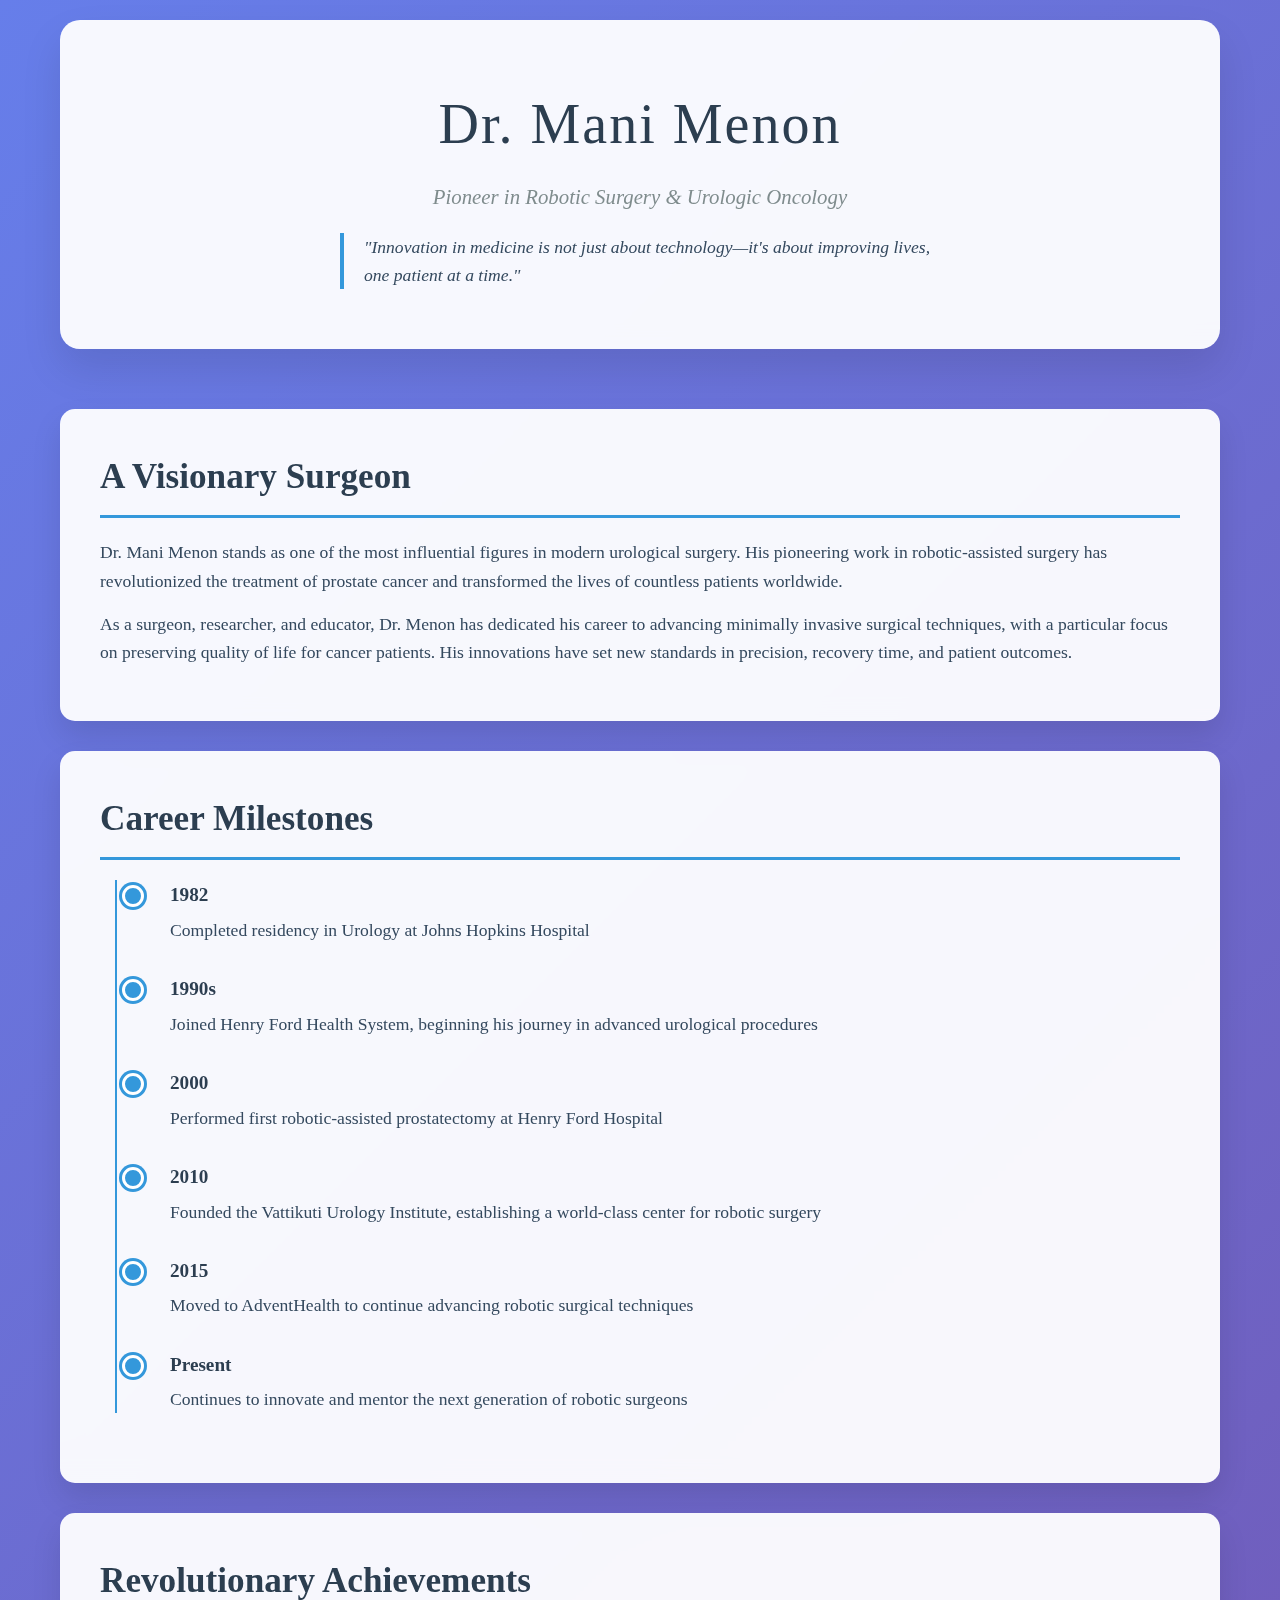
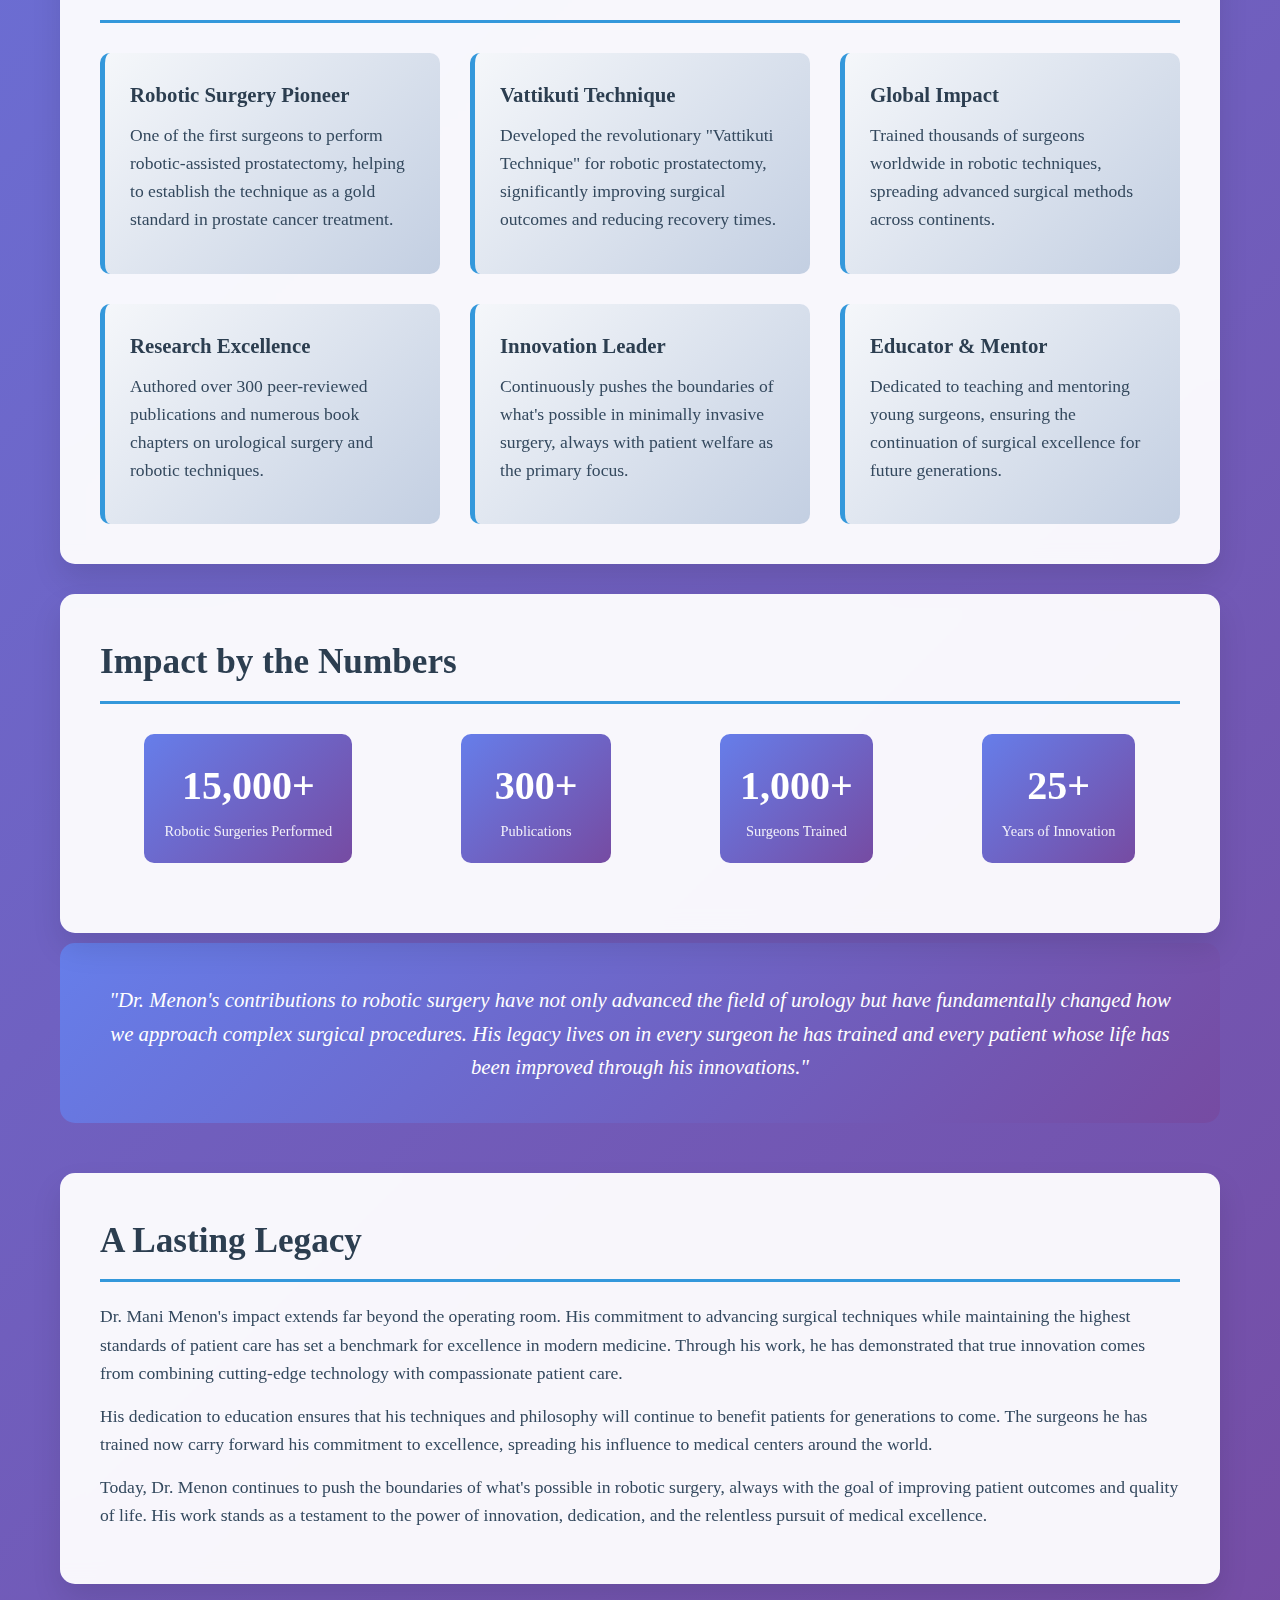
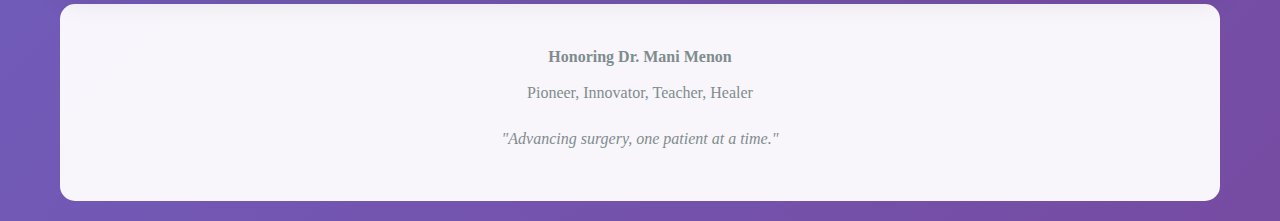
<file: index.html>
<!DOCTYPE html>
<html lang="en">
<head>
    <meta charset="UTF-8">
    <meta name="viewport" content="width=device-width, initial-scale=1.0">
    <title>Dr. Mani Menon - Pioneer in Robotic Surgery</title>
    <style>
        * {
            margin: 0;
            padding: 0;
            box-sizing: border-box;
        }

        body {
            font-family: 'Georgia', serif;
            line-height: 1.6;
            color: #333;
            background: linear-gradient(135deg, #667eea 0%, #764ba2 100%);
            min-height: 100vh;
        }

        .container {
            max-width: 1200px;
            margin: 0 auto;
            padding: 20px;
        }

        .header {
            text-align: center;
            padding: 60px 0;
            background: rgba(255, 255, 255, 0.95);
            border-radius: 20px;
            margin-bottom: 40px;
            box-shadow: 0 20px 40px rgba(0, 0, 0, 0.1);
            backdrop-filter: blur(10px);
        }

        .header h1 {
            font-size: 3.5em;
            color: #2c3e50;
            margin-bottom: 10px;
            font-weight: 300;
            letter-spacing: 2px;
        }

        .header .subtitle {
            font-size: 1.3em;
            color: #7f8c8d;
            font-style: italic;
            margin-bottom: 20px;
        }

        .header .quote {
            font-size: 1.1em;
            color: #34495e;
            max-width: 600px;
            margin: 0 auto;
            font-style: italic;
            border-left: 4px solid #3498db;
            padding-left: 20px;
            text-align: left;
        }

        .section {
            background: rgba(255, 255, 255, 0.95);
            margin: 30px 0;
            padding: 40px;
            border-radius: 15px;
            box-shadow: 0 15px 30px rgba(0, 0, 0, 0.1);
            backdrop-filter: blur(10px);
            transform: translateY(20px);
            animation: fadeInUp 0.6s ease forwards;
        }

        @keyframes fadeInUp {
            to {
                opacity: 1;
                transform: translateY(0);
            }
        }

        .section h2 {
            font-size: 2.2em;
            color: #2c3e50;
            margin-bottom: 20px;
            border-bottom: 3px solid #3498db;
            padding-bottom: 10px;
        }

        .section p {
            font-size: 1.1em;
            margin-bottom: 15px;
            color: #34495e;
        }

        .achievements {
            display: grid;
            grid-template-columns: repeat(auto-fit, minmax(300px, 1fr));
            gap: 30px;
            margin-top: 30px;
        }

        .achievement-card {
            background: linear-gradient(135deg, #f5f7fa 0%, #c3cfe2 100%);
            padding: 25px;
            border-radius: 10px;
            border-left: 5px solid #3498db;
            transition: transform 0.3s ease, box-shadow 0.3s ease;
        }

        .achievement-card:hover {
            transform: translateY(-5px);
            box-shadow: 0 10px 25px rgba(0, 0, 0, 0.15);
        }

        .achievement-card h3 {
            color: #2c3e50;
            margin-bottom: 10px;
            font-size: 1.3em;
        }

        .timeline {
            position: relative;
            padding-left: 30px;
        }

        .timeline::before {
            content: '';
            position: absolute;
            left: 15px;
            top: 0;
            bottom: 0;
            width: 2px;
            background: #3498db;
        }

        .timeline-item {
            position: relative;
            margin-bottom: 30px;
            padding-left: 40px;
        }

        .timeline-item::before {
            content: '';
            position: absolute;
            left: -8px;
            top: 5px;
            width: 16px;
            height: 16px;
            border-radius: 50%;
            background: #3498db;
            border: 3px solid #fff;
            box-shadow: 0 0 0 3px #3498db;
        }

        .timeline-year {
            font-weight: bold;
            color: #2c3e50;
            font-size: 1.2em;
            margin-bottom: 5px;
        }

        .stats {
            display: flex;
            justify-content: space-around;
            flex-wrap: wrap;
            gap: 20px;
            margin: 30px 0;
        }

        .stat-item {
            text-align: center;
            padding: 20px;
            background: linear-gradient(135deg, #667eea 0%, #764ba2 100%);
            color: white;
            border-radius: 10px;
            min-width: 150px;
            transition: transform 0.3s ease;
        }

        .stat-item:hover {
            transform: scale(1.05);
        }

        .stat-number {
            font-size: 2.5em;
            font-weight: bold;
            display: block;
        }

        .stat-label {
            font-size: 0.9em;
            opacity: 0.9;
        }

        .footer {
            text-align: center;
            padding: 40px;
            background: rgba(255, 255, 255, 0.95);
            border-radius: 15px;
            margin-top: 40px;
            color: #7f8c8d;
        }

        .footer p {
            margin-bottom: 10px;
        }

        .legacy-quote {
            background: linear-gradient(135deg, #667eea 0%, #764ba2 100%);
            color: white;
            padding: 40px;
            border-radius: 15px;
            text-align: center;
            font-size: 1.3em;
            font-style: italic;
            margin: 30px 0;
        }

        @media (max-width: 768px) {
            .header h1 {
                font-size: 2.5em;
            }
            
            .section {
                padding: 25px;
            }
            
            .stats {
                flex-direction: column;
                align-items: center;
            }
        }
    </style>
</head>
<body>
    <div class="container">
        <div class="header">
            <h1>Dr. Mani Menon</h1>
            <p class="subtitle">Pioneer in Robotic Surgery & Urologic Oncology</p>
            <div class="quote">
                "Innovation in medicine is not just about technology—it's about improving lives, one patient at a time."
            </div>
        </div>

        <div class="section">
            <h2>A Visionary Surgeon</h2>
            <p>Dr. Mani Menon stands as one of the most influential figures in modern urological surgery. His pioneering work in robotic-assisted surgery has revolutionized the treatment of prostate cancer and transformed the lives of countless patients worldwide.</p>
            <p>As a surgeon, researcher, and educator, Dr. Menon has dedicated his career to advancing minimally invasive surgical techniques, with a particular focus on preserving quality of life for cancer patients. His innovations have set new standards in precision, recovery time, and patient outcomes.</p>
        </div>

        <div class="section">
            <h2>Career Milestones</h2>
            <div class="timeline">
                <div class="timeline-item">
                    <div class="timeline-year">1982</div>
                    <p>Completed residency in Urology at Johns Hopkins Hospital</p>
                </div>
                <div class="timeline-item">
                    <div class="timeline-year">1990s</div>
                    <p>Joined Henry Ford Health System, beginning his journey in advanced urological procedures</p>
                </div>
                <div class="timeline-item">
                    <div class="timeline-year">2000</div>
                    <p>Performed first robotic-assisted prostatectomy at Henry Ford Hospital</p>
                </div>
                <div class="timeline-item">
                    <div class="timeline-year">2010</div>
                    <p>Founded the Vattikuti Urology Institute, establishing a world-class center for robotic surgery</p>
                </div>
                <div class="timeline-item">
                    <div class="timeline-year">2015</div>
                    <p>Moved to AdventHealth to continue advancing robotic surgical techniques</p>
                </div>
                <div class="timeline-item">
                    <div class="timeline-year">Present</div>
                    <p>Continues to innovate and mentor the next generation of robotic surgeons</p>
                </div>
            </div>
        </div>

        <div class="section">
            <h2>Revolutionary Achievements</h2>
            <div class="achievements">
                <div class="achievement-card">
                    <h3>Robotic Surgery Pioneer</h3>
                    <p>One of the first surgeons to perform robotic-assisted prostatectomy, helping to establish the technique as a gold standard in prostate cancer treatment.</p>
                </div>
                <div class="achievement-card">
                    <h3>Vattikuti Technique</h3>
                    <p>Developed the revolutionary "Vattikuti Technique" for robotic prostatectomy, significantly improving surgical outcomes and reducing recovery times.</p>
                </div>
                <div class="achievement-card">
                    <h3>Global Impact</h3>
                    <p>Trained thousands of surgeons worldwide in robotic techniques, spreading advanced surgical methods across continents.</p>
                </div>
                <div class="achievement-card">
                    <h3>Research Excellence</h3>
                    <p>Authored over 300 peer-reviewed publications and numerous book chapters on urological surgery and robotic techniques.</p>
                </div>
                <div class="achievement-card">
                    <h3>Innovation Leader</h3>
                    <p>Continuously pushes the boundaries of what's possible in minimally invasive surgery, always with patient welfare as the primary focus.</p>
                </div>
                <div class="achievement-card">
                    <h3>Educator & Mentor</h3>
                    <p>Dedicated to teaching and mentoring young surgeons, ensuring the continuation of surgical excellence for future generations.</p>
                </div>
            </div>
        </div>

        <div class="section">
            <h2>Impact by the Numbers</h2>
            <div class="stats">
                <div class="stat-item">
                    <span class="stat-number">15,000+</span>
                    <span class="stat-label">Robotic Surgeries Performed</span>
                </div>
                <div class="stat-item">
                    <span class="stat-number">300+</span>
                    <span class="stat-label">Publications</span>
                </div>
                <div class="stat-item">
                    <span class="stat-number">1,000+</span>
                    <span class="stat-label">Surgeons Trained</span>
                </div>
                <div class="stat-item">
                    <span class="stat-number">25+</span>
                    <span class="stat-label">Years of Innovation</span>
                </div>
            </div>
        </div>

        <div class="legacy-quote">
            "Dr. Menon's contributions to robotic surgery have not only advanced the field of urology but have fundamentally changed how we approach complex surgical procedures. His legacy lives on in every surgeon he has trained and every patient whose life has been improved through his innovations."
        </div>

        <div class="section">
            <h2>A Lasting Legacy</h2>
            <p>Dr. Mani Menon's impact extends far beyond the operating room. His commitment to advancing surgical techniques while maintaining the highest standards of patient care has set a benchmark for excellence in modern medicine. Through his work, he has demonstrated that true innovation comes from combining cutting-edge technology with compassionate patient care.</p>
            <p>His dedication to education ensures that his techniques and philosophy will continue to benefit patients for generations to come. The surgeons he has trained now carry forward his commitment to excellence, spreading his influence to medical centers around the world.</p>
            <p>Today, Dr. Menon continues to push the boundaries of what's possible in robotic surgery, always with the goal of improving patient outcomes and quality of life. His work stands as a testament to the power of innovation, dedication, and the relentless pursuit of medical excellence.</p>
        </div>

        <div class="footer">
            <p><strong>Honoring Dr. Mani Menon</strong></p>
            <p>Pioneer, Innovator, Teacher, Healer</p>
            <p style="margin-top: 20px; font-style: italic;">"Advancing surgery, one patient at a time."</p>
        </div>
    </div>
</body>
</html>
</file>
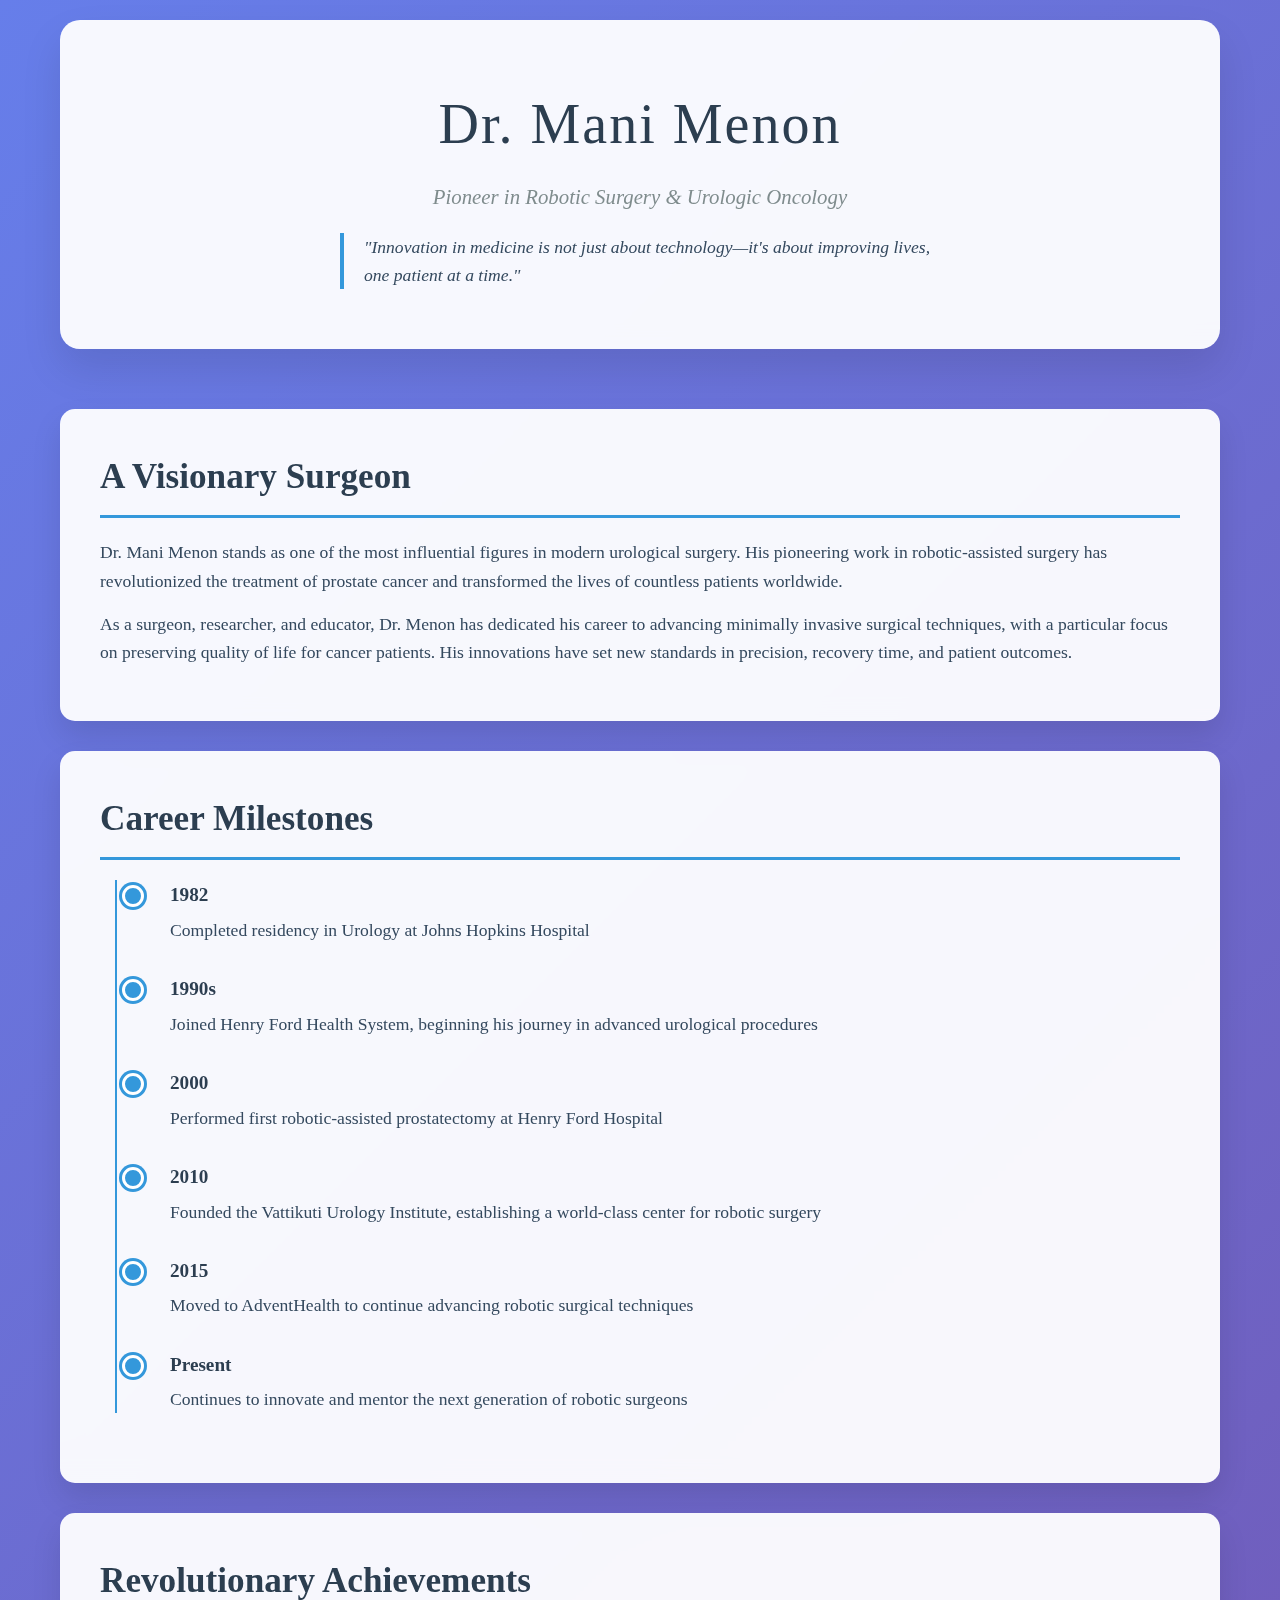
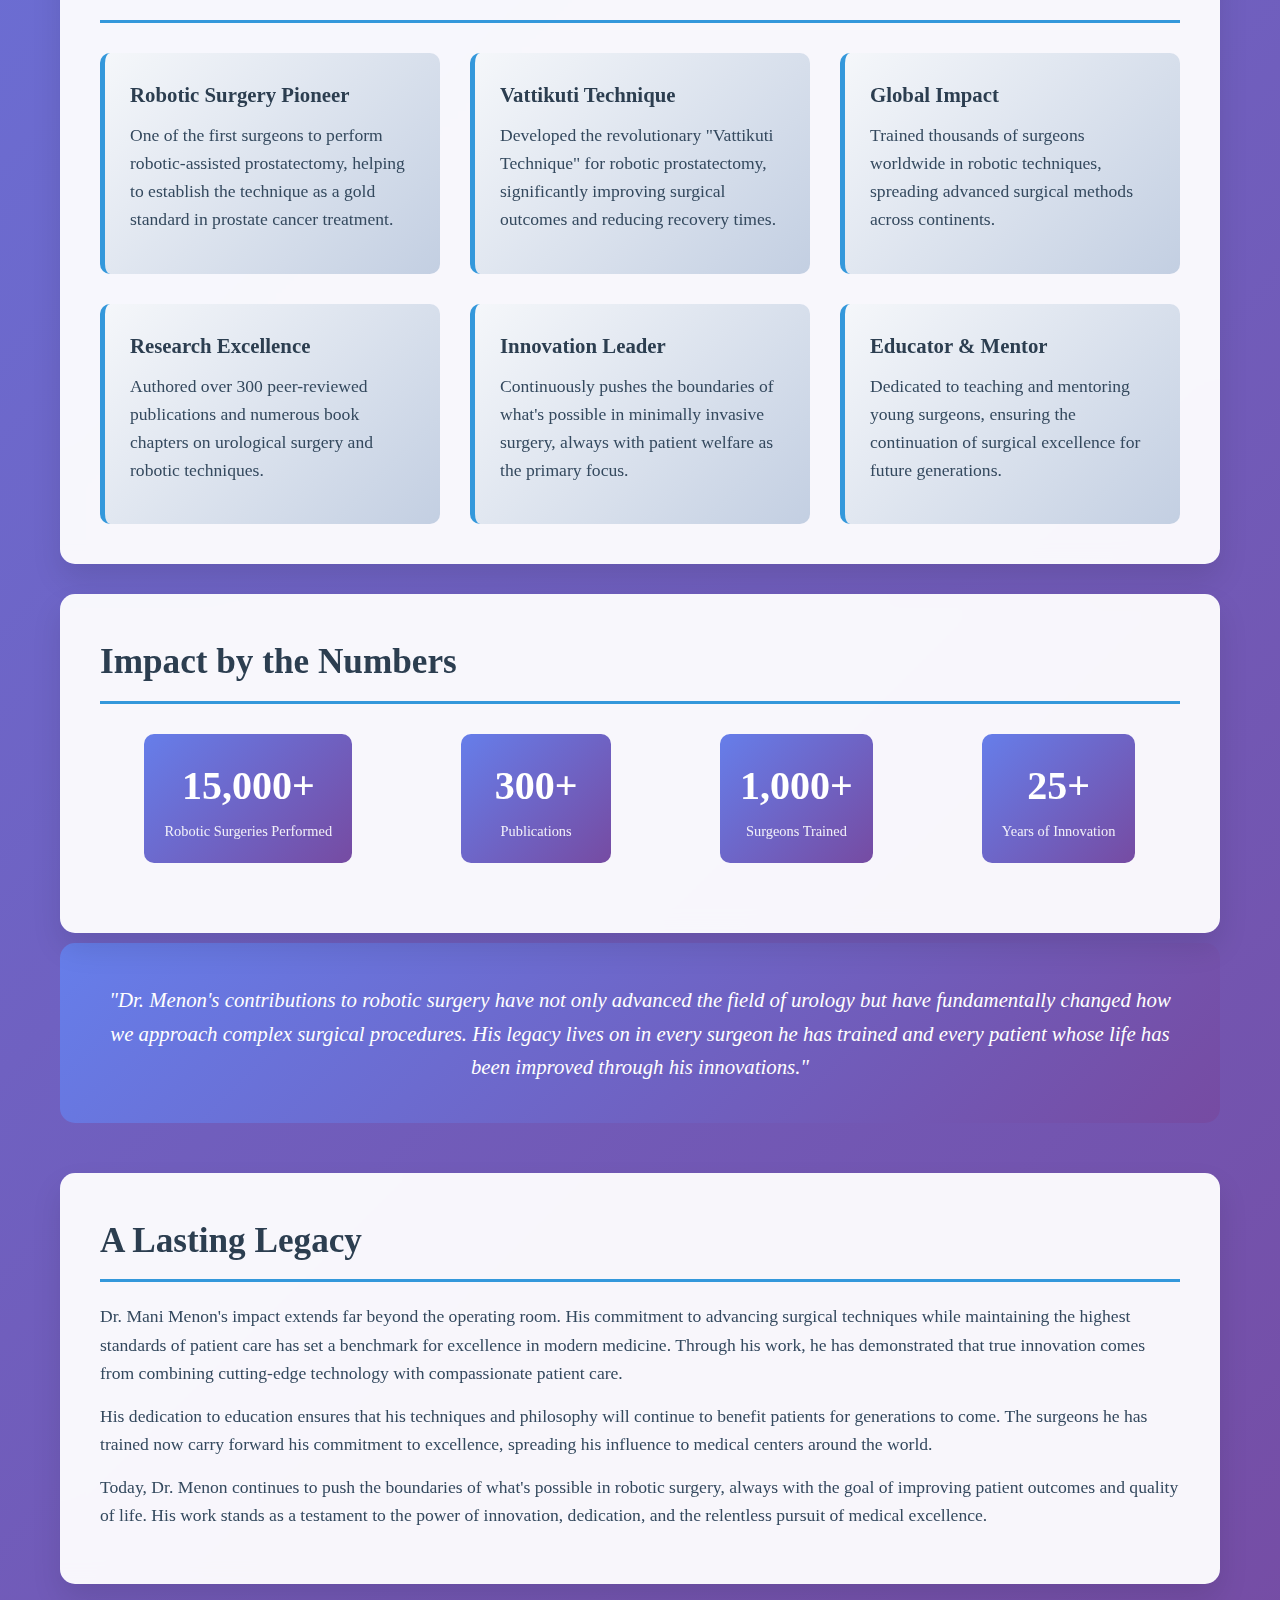
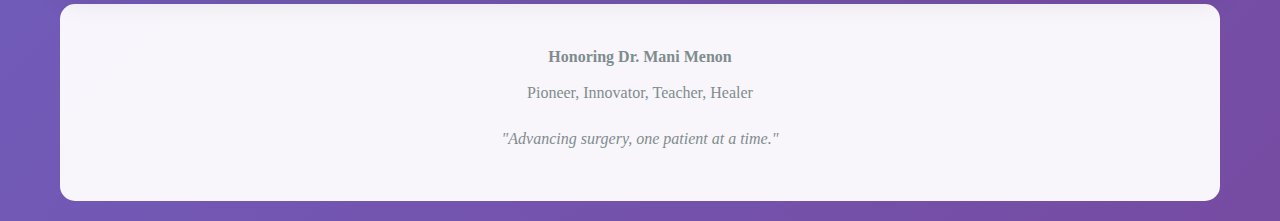
<file: dr_mani_menon_tribute.html>
<!DOCTYPE html>
<html lang="en">
<head>
    <meta charset="UTF-8">
    <meta name="viewport" content="width=device-width, initial-scale=1.0">
    <title>Dr. Mani Menon - Pioneer in Robotic Surgery</title>
    <style>
        * {
            margin: 0;
            padding: 0;
            box-sizing: border-box;
        }

        body {
            font-family: 'Georgia', serif;
            line-height: 1.6;
            color: #333;
            background: linear-gradient(135deg, #667eea 0%, #764ba2 100%);
            min-height: 100vh;
        }

        .container {
            max-width: 1200px;
            margin: 0 auto;
            padding: 20px;
        }

        .header {
            text-align: center;
            padding: 60px 0;
            background: rgba(255, 255, 255, 0.95);
            border-radius: 20px;
            margin-bottom: 40px;
            box-shadow: 0 20px 40px rgba(0, 0, 0, 0.1);
            backdrop-filter: blur(10px);
        }

        .header h1 {
            font-size: 3.5em;
            color: #2c3e50;
            margin-bottom: 10px;
            font-weight: 300;
            letter-spacing: 2px;
        }

        .header .subtitle {
            font-size: 1.3em;
            color: #7f8c8d;
            font-style: italic;
            margin-bottom: 20px;
        }

        .header .quote {
            font-size: 1.1em;
            color: #34495e;
            max-width: 600px;
            margin: 0 auto;
            font-style: italic;
            border-left: 4px solid #3498db;
            padding-left: 20px;
            text-align: left;
        }

        .section {
            background: rgba(255, 255, 255, 0.95);
            margin: 30px 0;
            padding: 40px;
            border-radius: 15px;
            box-shadow: 0 15px 30px rgba(0, 0, 0, 0.1);
            backdrop-filter: blur(10px);
            transform: translateY(20px);
            animation: fadeInUp 0.6s ease forwards;
        }

        @keyframes fadeInUp {
            to {
                opacity: 1;
                transform: translateY(0);
            }
        }

        .section h2 {
            font-size: 2.2em;
            color: #2c3e50;
            margin-bottom: 20px;
            border-bottom: 3px solid #3498db;
            padding-bottom: 10px;
        }

        .section p {
            font-size: 1.1em;
            margin-bottom: 15px;
            color: #34495e;
        }

        .achievements {
            display: grid;
            grid-template-columns: repeat(auto-fit, minmax(300px, 1fr));
            gap: 30px;
            margin-top: 30px;
        }

        .achievement-card {
            background: linear-gradient(135deg, #f5f7fa 0%, #c3cfe2 100%);
            padding: 25px;
            border-radius: 10px;
            border-left: 5px solid #3498db;
            transition: transform 0.3s ease, box-shadow 0.3s ease;
        }

        .achievement-card:hover {
            transform: translateY(-5px);
            box-shadow: 0 10px 25px rgba(0, 0, 0, 0.15);
        }

        .achievement-card h3 {
            color: #2c3e50;
            margin-bottom: 10px;
            font-size: 1.3em;
        }

        .timeline {
            position: relative;
            padding-left: 30px;
        }

        .timeline::before {
            content: '';
            position: absolute;
            left: 15px;
            top: 0;
            bottom: 0;
            width: 2px;
            background: #3498db;
        }

        .timeline-item {
            position: relative;
            margin-bottom: 30px;
            padding-left: 40px;
        }

        .timeline-item::before {
            content: '';
            position: absolute;
            left: -8px;
            top: 5px;
            width: 16px;
            height: 16px;
            border-radius: 50%;
            background: #3498db;
            border: 3px solid #fff;
            box-shadow: 0 0 0 3px #3498db;
        }

        .timeline-year {
            font-weight: bold;
            color: #2c3e50;
            font-size: 1.2em;
            margin-bottom: 5px;
        }

        .stats {
            display: flex;
            justify-content: space-around;
            flex-wrap: wrap;
            gap: 20px;
            margin: 30px 0;
        }

        .stat-item {
            text-align: center;
            padding: 20px;
            background: linear-gradient(135deg, #667eea 0%, #764ba2 100%);
            color: white;
            border-radius: 10px;
            min-width: 150px;
            transition: transform 0.3s ease;
        }

        .stat-item:hover {
            transform: scale(1.05);
        }

        .stat-number {
            font-size: 2.5em;
            font-weight: bold;
            display: block;
        }

        .stat-label {
            font-size: 0.9em;
            opacity: 0.9;
        }

        .footer {
            text-align: center;
            padding: 40px;
            background: rgba(255, 255, 255, 0.95);
            border-radius: 15px;
            margin-top: 40px;
            color: #7f8c8d;
        }

        .footer p {
            margin-bottom: 10px;
        }

        .legacy-quote {
            background: linear-gradient(135deg, #667eea 0%, #764ba2 100%);
            color: white;
            padding: 40px;
            border-radius: 15px;
            text-align: center;
            font-size: 1.3em;
            font-style: italic;
            margin: 30px 0;
        }

        @media (max-width: 768px) {
            .header h1 {
                font-size: 2.5em;
            }
            
            .section {
                padding: 25px;
            }
            
            .stats {
                flex-direction: column;
                align-items: center;
            }
        }
    </style>
</head>
<body>
    <div class="container">
        <div class="header">
            <h1>Dr. Mani Menon</h1>
            <p class="subtitle">Pioneer in Robotic Surgery & Urologic Oncology</p>
            <div class="quote">
                "Innovation in medicine is not just about technology—it's about improving lives, one patient at a time."
            </div>
        </div>

        <div class="section">
            <h2>A Visionary Surgeon</h2>
            <p>Dr. Mani Menon stands as one of the most influential figures in modern urological surgery. His pioneering work in robotic-assisted surgery has revolutionized the treatment of prostate cancer and transformed the lives of countless patients worldwide.</p>
            <p>As a surgeon, researcher, and educator, Dr. Menon has dedicated his career to advancing minimally invasive surgical techniques, with a particular focus on preserving quality of life for cancer patients. His innovations have set new standards in precision, recovery time, and patient outcomes.</p>
        </div>

        <div class="section">
            <h2>Career Milestones</h2>
            <div class="timeline">
                <div class="timeline-item">
                    <div class="timeline-year">1982</div>
                    <p>Completed residency in Urology at Johns Hopkins Hospital</p>
                </div>
                <div class="timeline-item">
                    <div class="timeline-year">1990s</div>
                    <p>Joined Henry Ford Health System, beginning his journey in advanced urological procedures</p>
                </div>
                <div class="timeline-item">
                    <div class="timeline-year">2000</div>
                    <p>Performed first robotic-assisted prostatectomy at Henry Ford Hospital</p>
                </div>
                <div class="timeline-item">
                    <div class="timeline-year">2010</div>
                    <p>Founded the Vattikuti Urology Institute, establishing a world-class center for robotic surgery</p>
                </div>
                <div class="timeline-item">
                    <div class="timeline-year">2015</div>
                    <p>Moved to AdventHealth to continue advancing robotic surgical techniques</p>
                </div>
                <div class="timeline-item">
                    <div class="timeline-year">Present</div>
                    <p>Continues to innovate and mentor the next generation of robotic surgeons</p>
                </div>
            </div>
        </div>

        <div class="section">
            <h2>Revolutionary Achievements</h2>
            <div class="achievements">
                <div class="achievement-card">
                    <h3>Robotic Surgery Pioneer</h3>
                    <p>One of the first surgeons to perform robotic-assisted prostatectomy, helping to establish the technique as a gold standard in prostate cancer treatment.</p>
                </div>
                <div class="achievement-card">
                    <h3>Vattikuti Technique</h3>
                    <p>Developed the revolutionary "Vattikuti Technique" for robotic prostatectomy, significantly improving surgical outcomes and reducing recovery times.</p>
                </div>
                <div class="achievement-card">
                    <h3>Global Impact</h3>
                    <p>Trained thousands of surgeons worldwide in robotic techniques, spreading advanced surgical methods across continents.</p>
                </div>
                <div class="achievement-card">
                    <h3>Research Excellence</h3>
                    <p>Authored over 300 peer-reviewed publications and numerous book chapters on urological surgery and robotic techniques.</p>
                </div>
                <div class="achievement-card">
                    <h3>Innovation Leader</h3>
                    <p>Continuously pushes the boundaries of what's possible in minimally invasive surgery, always with patient welfare as the primary focus.</p>
                </div>
                <div class="achievement-card">
                    <h3>Educator & Mentor</h3>
                    <p>Dedicated to teaching and mentoring young surgeons, ensuring the continuation of surgical excellence for future generations.</p>
                </div>
            </div>
        </div>

        <div class="section">
            <h2>Impact by the Numbers</h2>
            <div class="stats">
                <div class="stat-item">
                    <span class="stat-number">15,000+</span>
                    <span class="stat-label">Robotic Surgeries Performed</span>
                </div>
                <div class="stat-item">
                    <span class="stat-number">300+</span>
                    <span class="stat-label">Publications</span>
                </div>
                <div class="stat-item">
                    <span class="stat-number">1,000+</span>
                    <span class="stat-label">Surgeons Trained</span>
                </div>
                <div class="stat-item">
                    <span class="stat-number">25+</span>
                    <span class="stat-label">Years of Innovation</span>
                </div>
            </div>
        </div>

        <div class="legacy-quote">
            "Dr. Menon's contributions to robotic surgery have not only advanced the field of urology but have fundamentally changed how we approach complex surgical procedures. His legacy lives on in every surgeon he has trained and every patient whose life has been improved through his innovations."
        </div>

        <div class="section">
            <h2>A Lasting Legacy</h2>
            <p>Dr. Mani Menon's impact extends far beyond the operating room. His commitment to advancing surgical techniques while maintaining the highest standards of patient care has set a benchmark for excellence in modern medicine. Through his work, he has demonstrated that true innovation comes from combining cutting-edge technology with compassionate patient care.</p>
            <p>His dedication to education ensures that his techniques and philosophy will continue to benefit patients for generations to come. The surgeons he has trained now carry forward his commitment to excellence, spreading his influence to medical centers around the world.</p>
            <p>Today, Dr. Menon continues to push the boundaries of what's possible in robotic surgery, always with the goal of improving patient outcomes and quality of life. His work stands as a testament to the power of innovation, dedication, and the relentless pursuit of medical excellence.</p>
        </div>

        <div class="footer">
            <p><strong>Honoring Dr. Mani Menon</strong></p>
            <p>Pioneer, Innovator, Teacher, Healer</p>
            <p style="margin-top: 20px; font-style: italic;">"Advancing surgery, one patient at a time."</p>
        </div>
    </div>
</body>
</html>
</file>
